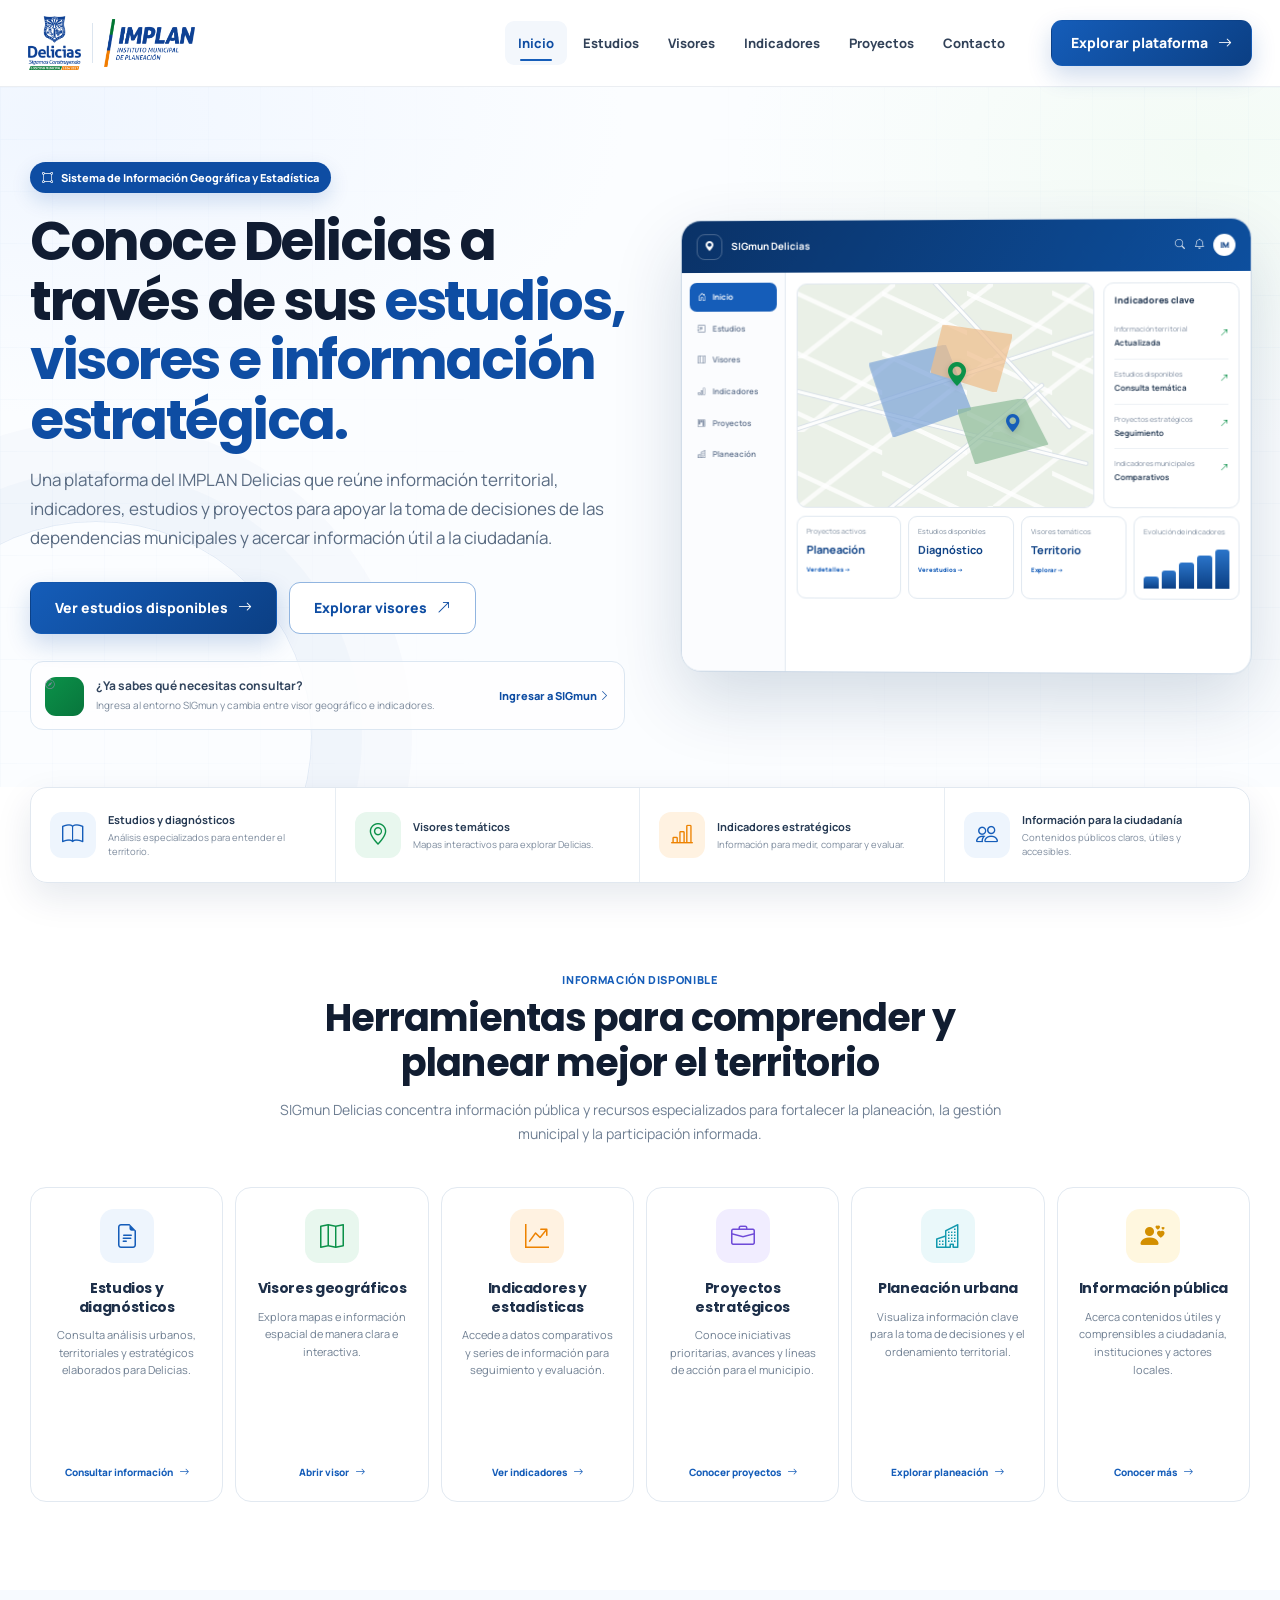
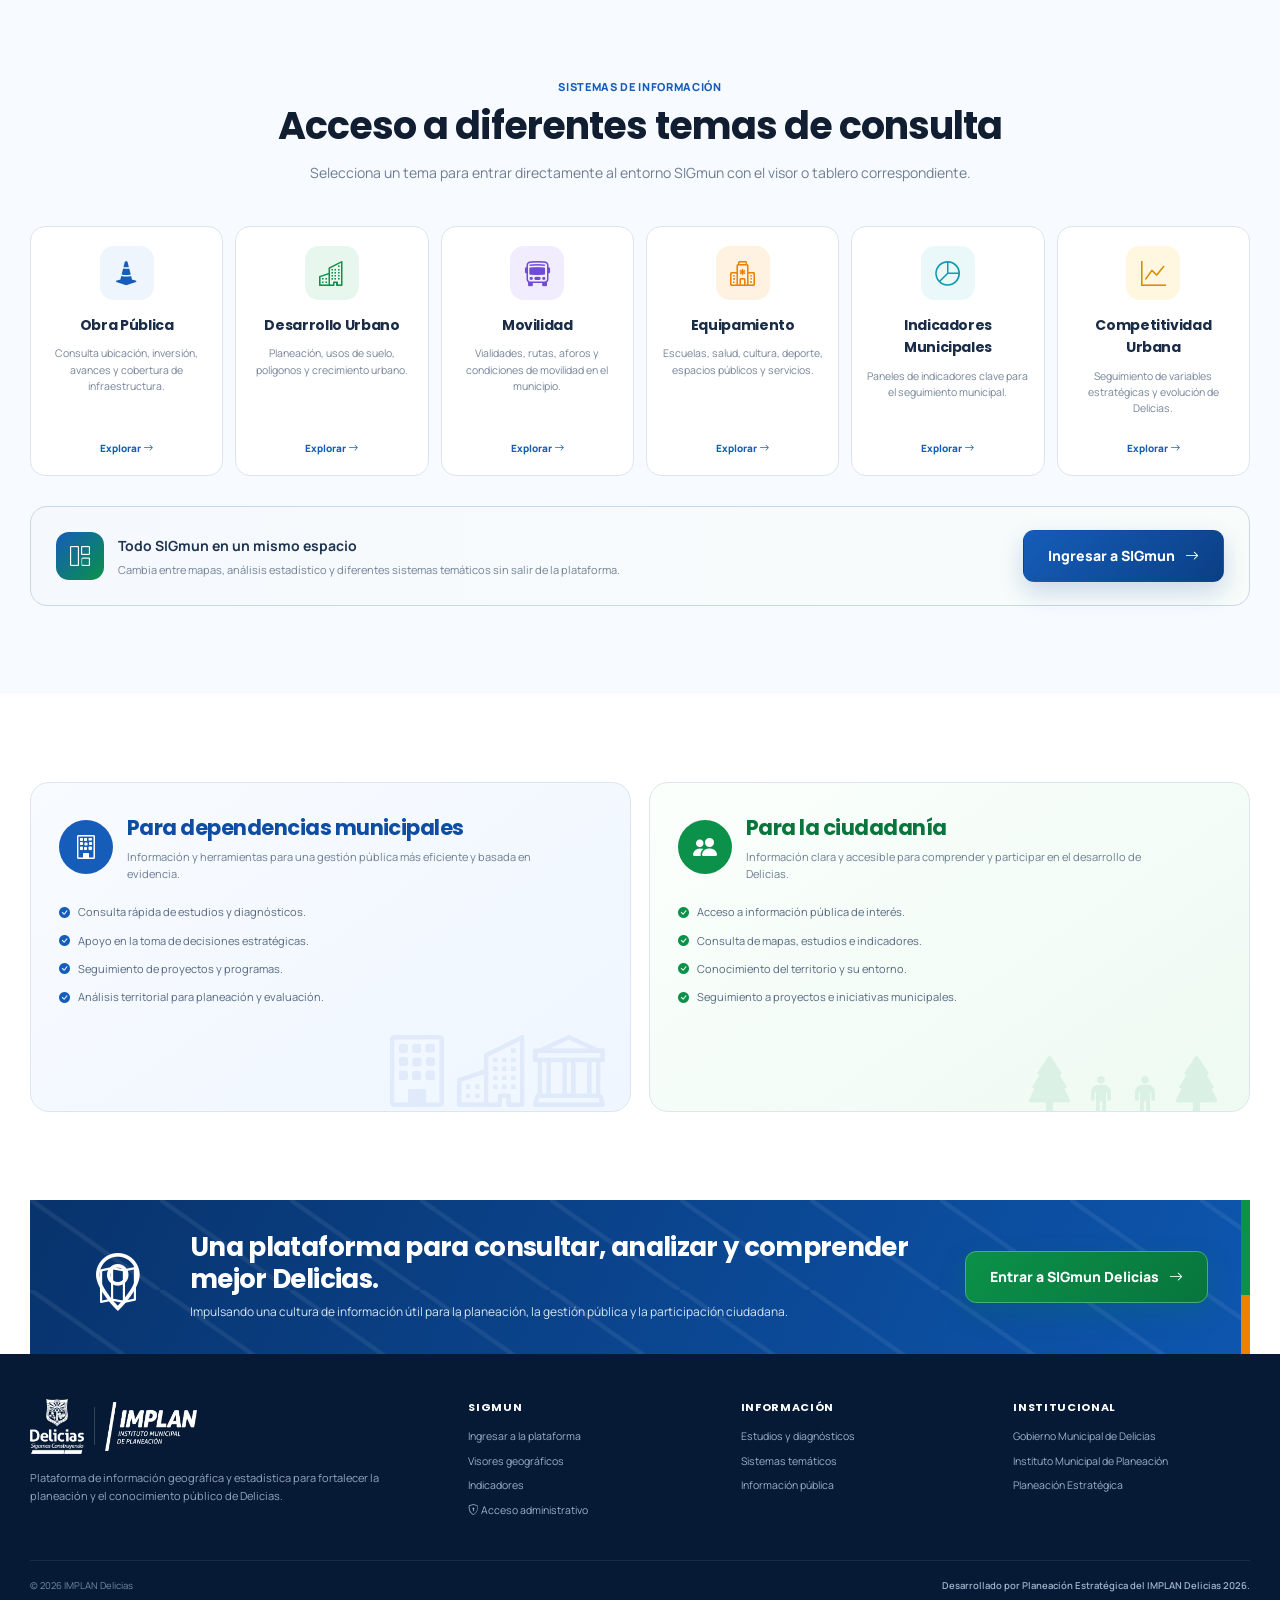
<file: index.html>
<!doctype html>
<html lang="es">
<head>
  <meta charset="utf-8">
  <meta name="viewport" content="width=device-width,initial-scale=1">
  <meta name="description" content="SIGmun Delicias reúne estudios, visores, indicadores e información estratégica para comprender, planear y dar seguimiento al desarrollo de Delicias.">
  <title>SIGmun Delicias | IMPLAN Delicias</title>
  <link rel="preconnect" href="https://fonts.googleapis.com">
  <link rel="preconnect" href="https://fonts.gstatic.com" crossorigin>
  <link href="https://fonts.googleapis.com/css2?family=Manrope:wght@400;500;600;700;800&family=Poppins:wght@600;700;800&display=swap" rel="stylesheet">
  <link rel="stylesheet" href="https://cdn.jsdelivr.net/npm/bootstrap-icons@1.11.3/font/bootstrap-icons.min.css">
  <link rel="stylesheet" href="assets/css/landing-2026.css?v=20260904d">
</head>
<body>
  <nav class="nav" id="inicio">
    <div class="nav-inner">
      <a class="institutional-brand" href="#inicio" aria-label="Gobierno Municipal de Delicias e IMPLAN">
        <img src="assets/img/delicias.png" alt="Gobierno Municipal de Delicias">
        <span class="brand-divider"></span>
        <img src="assets/img/implan.png" alt="IMPLAN Delicias">
      </a>
      <button class="mobile-nav-btn" id="mobileNavBtn" type="button" aria-label="Abrir navegación" aria-expanded="false"><i class="bi bi-list"></i></button>
      <div class="nav-links" id="mainNav">
        <a class="active" href="#inicio">Inicio</a>
        <a href="#estudios">Estudios</a>
        <a href="#visores">Visores</a>
        <a href="#indicadores">Indicadores</a>
        <a href="#proyectos">Proyectos</a>
        <a href="#contacto">Contacto</a>
      </div>
      <a class="btn btn-primary nav-cta" href="sigmun.html"><span>Explorar plataforma</span><i class="bi bi-arrow-right"></i></a>
    </div>
  </nav>

  <header class="hero">
    <div class="hero-grid-pattern"></div>
    <div class="container hero-grid">
      <div class="hero-copy reveal in">
        <div class="badge"><i class="bi bi-bounding-box-circles"></i> Sistema de Información Geográfica y Estadística</div>
        <h1>Conoce Delicias a través de sus <span>estudios, visores e información estratégica.</span></h1>
        <p class="lead">Una plataforma del IMPLAN Delicias que reúne información territorial, indicadores, estudios y proyectos para apoyar la toma de decisiones de las dependencias municipales y acercar información útil a la ciudadanía.</p>
        <div class="hero-actions">
          <a class="btn btn-primary btn-lg" href="#estudios">Ver estudios disponibles <i class="bi bi-arrow-right"></i></a>
          <a class="btn btn-outline btn-lg" href="visor.html?project=visor-territorial">Explorar visores <i class="bi bi-arrow-up-right"></i></a>
        </div>
        <div class="hero-access">
          <span class="hero-access-icon"><i class="bi bi-compass"></i></span>
          <div><b>¿Ya sabes qué necesitas consultar?</b><span>Ingresa al entorno SIGmun y cambia entre visor geográfico e indicadores.</span></div>
          <a href="sigmun.html">Ingresar a SIGmun <i class="bi bi-chevron-right"></i></a>
        </div>
      </div>

      <div class="hero-dashboard reveal in" aria-label="Vista conceptual de SIGmun Delicias">
        <div class="mock-browser">
          <div class="mock-topbar">
            <div class="mock-logo"><span class="mock-shield"><i class="bi bi-geo-alt-fill"></i></span><b>SIGmun Delicias</b></div>
            <div class="mock-actions"><i class="bi bi-search"></i><i class="bi bi-bell"></i><span class="mock-avatar">IM</span></div>
          </div>
          <div class="mock-shell">
            <aside class="mock-sidebar">
              <div class="mock-side-item active"><i class="bi bi-house-door"></i><span>Inicio</span></div>
              <div class="mock-side-item"><i class="bi bi-journal-text"></i><span>Estudios</span></div>
              <div class="mock-side-item"><i class="bi bi-map"></i><span>Visores</span></div>
              <div class="mock-side-item"><i class="bi bi-bar-chart"></i><span>Indicadores</span></div>
              <div class="mock-side-item"><i class="bi bi-kanban"></i><span>Proyectos</span></div>
              <div class="mock-side-item"><i class="bi bi-buildings"></i><span>Planeación</span></div>
            </aside>
            <div class="mock-content">
              <div class="mock-main-grid">
                <div class="mock-map">
                  <div class="map-road road-a"></div><div class="map-road road-b"></div><div class="map-road road-c"></div><div class="map-road road-d"></div>
                  <div class="map-zone zone-a"></div><div class="map-zone zone-b"></div><div class="map-zone zone-c"></div>
                  <span class="map-pin pin-a"><i class="bi bi-geo-alt-fill"></i></span><span class="map-pin pin-b"><i class="bi bi-geo-alt-fill"></i></span>
                </div>
                <div class="mock-indicators">
                  <div class="mock-panel-title">Indicadores clave</div>
                  <div class="metric"><span>Información territorial</span><b>Actualizada</b><em><i class="bi bi-arrow-up-right"></i></em></div>
                  <div class="metric"><span>Estudios disponibles</span><b>Consulta temática</b><em><i class="bi bi-arrow-up-right"></i></em></div>
                  <div class="metric"><span>Proyectos estratégicos</span><b>Seguimiento</b><em><i class="bi bi-arrow-up-right"></i></em></div>
                  <div class="metric"><span>Indicadores municipales</span><b>Comparativos</b><em><i class="bi bi-arrow-up-right"></i></em></div>
                </div>
              </div>
              <div class="mock-cards">
                <div><span>Proyectos activos</span><b>Planeación</b><a>Ver detalles →</a></div>
                <div><span>Estudios disponibles</span><b>Diagnóstico</b><a>Ver estudios →</a></div>
                <div><span>Visores temáticos</span><b>Territorio</b><a>Explorar →</a></div>
                <div class="mock-chart-card"><span>Evolución de indicadores</span><div class="spark"><i style="height:28%"></i><i style="height:42%"></i><i style="height:60%"></i><i style="height:75%"></i><i style="height:88%"></i></div></div>
              </div>
            </div>
          </div>
        </div>
      </div>
    </div>
  </header>

  <section class="trust-strip">
    <div class="container trust-grid">
      <article><span class="trust-icon blue"><i class="bi bi-book"></i></span><div><b>Estudios y diagnósticos</b><p>Análisis especializados para entender el territorio.</p></div></article>
      <article><span class="trust-icon green"><i class="bi bi-geo-alt"></i></span><div><b>Visores temáticos</b><p>Mapas interactivos para explorar Delicias.</p></div></article>
      <article><span class="trust-icon orange"><i class="bi bi-bar-chart-line"></i></span><div><b>Indicadores estratégicos</b><p>Información para medir, comparar y evaluar.</p></div></article>
      <article><span class="trust-icon blue"><i class="bi bi-people"></i></span><div><b>Información para la ciudadanía</b><p>Contenidos públicos claros, útiles y accesibles.</p></div></article>
    </div>
  </section>

  <main>
    <section class="section" id="estudios">
      <div class="container">
        <div class="section-head centered">
          <span class="eyebrow">Información disponible</span>
          <h2>Herramientas para comprender y planear mejor el territorio</h2>
          <p>SIGmun Delicias concentra información pública y recursos especializados para fortalecer la planeación, la gestión municipal y la participación informada.</p>
        </div>
        <div class="information-grid">
          <article class="info-card"><span class="info-icon blue"><i class="bi bi-file-earmark-text"></i></span><h3>Estudios y diagnósticos</h3><p>Consulta análisis urbanos, territoriales y estratégicos elaborados para Delicias.</p><a href="#proyectos">Consultar información <i class="bi bi-arrow-right"></i></a></article>
          <article class="info-card"><span class="info-icon green"><i class="bi bi-map"></i></span><h3>Visores geográficos</h3><p>Explora mapas e información espacial de manera clara e interactiva.</p><a href="visor.html?project=visor-territorial">Abrir visor <i class="bi bi-arrow-right"></i></a></article>
          <article class="info-card" id="indicadores"><span class="info-icon orange"><i class="bi bi-graph-up-arrow"></i></span><h3>Indicadores y estadísticas</h3><p>Accede a datos comparativos y series de información para seguimiento y evaluación.</p><a href="dashboard.html?project=indicadores-municipales">Ver indicadores <i class="bi bi-arrow-right"></i></a></article>
          <article class="info-card"><span class="info-icon purple"><i class="bi bi-briefcase"></i></span><h3>Proyectos estratégicos</h3><p>Conoce iniciativas prioritarias, avances y líneas de acción para el municipio.</p><a href="#proyectos">Conocer proyectos <i class="bi bi-arrow-right"></i></a></article>
          <article class="info-card"><span class="info-icon cyan"><i class="bi bi-buildings"></i></span><h3>Planeación urbana</h3><p>Visualiza información clave para la toma de decisiones y el ordenamiento territorial.</p><a href="visor.html?project=desarrollo-urbano">Explorar planeación <i class="bi bi-arrow-right"></i></a></article>
          <article class="info-card"><span class="info-icon amber"><i class="bi bi-person-hearts"></i></span><h3>Información pública</h3><p>Acerca contenidos útiles y comprensibles a ciudadanía, instituciones y actores locales.</p><a href="#ciudadania">Conocer más <i class="bi bi-arrow-right"></i></a></article>
        </div>
      </div>
    </section>

    <section class="section section-soft" id="visores">
      <div class="container" id="proyectos">
        <div class="section-head centered">
          <span class="eyebrow">Sistemas de información</span>
          <h2>Acceso a diferentes temas de consulta</h2>
          <p>Selecciona un tema para entrar directamente al entorno SIGmun con el visor o tablero correspondiente.</p>
        </div>
        <div class="systems-grid">
          <a class="system-card" href="visor.html?project=obra-publica"><span class="system-icon blue"><i class="bi bi-cone-striped"></i></span><h3>Obra Pública</h3><p>Consulta ubicación, inversión, avances y cobertura de infraestructura.</p><span class="system-link">Explorar <i class="bi bi-arrow-right"></i></span></a>
          <a class="system-card" href="visor.html?project=desarrollo-urbano"><span class="system-icon green"><i class="bi bi-buildings"></i></span><h3>Desarrollo Urbano</h3><p>Planeación, usos de suelo, polígonos y crecimiento urbano.</p><span class="system-link">Explorar <i class="bi bi-arrow-right"></i></span></a>
          <a class="system-card" href="visor.html?project=movilidad-vial"><span class="system-icon purple"><i class="bi bi-bus-front"></i></span><h3>Movilidad</h3><p>Vialidades, rutas, aforos y condiciones de movilidad en el municipio.</p><span class="system-link">Explorar <i class="bi bi-arrow-right"></i></span></a>
          <a class="system-card" href="visor.html?project=equipamiento"><span class="system-icon orange"><i class="bi bi-hospital"></i></span><h3>Equipamiento</h3><p>Escuelas, salud, cultura, deporte, espacios públicos y servicios.</p><span class="system-link">Explorar <i class="bi bi-arrow-right"></i></span></a>
          <a class="system-card" href="dashboard.html?project=indicadores-municipales"><span class="system-icon cyan"><i class="bi bi-pie-chart"></i></span><h3>Indicadores Municipales</h3><p>Paneles de indicadores clave para el seguimiento municipal.</p><span class="system-link">Explorar <i class="bi bi-arrow-right"></i></span></a>
          <a class="system-card" href="dashboard.html?project=competitividad"><span class="system-icon amber"><i class="bi bi-graph-up"></i></span><h3>Competitividad Urbana</h3><p>Seguimiento de variables estratégicas y evolución de Delicias.</p><span class="system-link">Explorar <i class="bi bi-arrow-right"></i></span></a>
        </div>
        <div class="platform-entry">
          <div class="entry-copy"><span class="entry-icon"><i class="bi bi-grid-1x2"></i></span><div><b>Todo SIGmun en un mismo espacio</b><p>Cambia entre mapas, análisis estadístico y diferentes sistemas temáticos sin salir de la plataforma.</p></div></div>
          <a class="btn btn-primary btn-lg" href="sigmun.html">Ingresar a SIGmun <i class="bi bi-arrow-right"></i></a>
        </div>
      </div>
    </section>

    <section class="section audience-section" id="ciudadania">
      <div class="container">
        <div class="audience-grid">
          <article class="audience-card municipal">
            <div class="audience-head"><span><i class="bi bi-building"></i></span><div><h2>Para dependencias municipales</h2><p>Información y herramientas para una gestión pública más eficiente y basada en evidencia.</p></div></div>
            <ul><li><i class="bi bi-check-circle-fill"></i> Consulta rápida de estudios y diagnósticos.</li><li><i class="bi bi-check-circle-fill"></i> Apoyo en la toma de decisiones estratégicas.</li><li><i class="bi bi-check-circle-fill"></i> Seguimiento de proyectos y programas.</li><li><i class="bi bi-check-circle-fill"></i> Análisis territorial para planeación y evaluación.</li></ul>
            <div class="city-silhouette"><i class="bi bi-building"></i><i class="bi bi-buildings"></i><i class="bi bi-bank"></i></div>
          </article>
          <article class="audience-card citizen">
            <div class="audience-head"><span><i class="bi bi-people-fill"></i></span><div><h2>Para la ciudadanía</h2><p>Información clara y accesible para comprender y participar en el desarrollo de Delicias.</p></div></div>
            <ul><li><i class="bi bi-check-circle-fill"></i> Acceso a información pública de interés.</li><li><i class="bi bi-check-circle-fill"></i> Consulta de mapas, estudios e indicadores.</li><li><i class="bi bi-check-circle-fill"></i> Conocimiento del territorio y su entorno.</li><li><i class="bi bi-check-circle-fill"></i> Seguimiento a proyectos e iniciativas municipales.</li></ul>
            <div class="citizen-silhouette"><i class="bi bi-tree-fill"></i><i class="bi bi-person-standing"></i><i class="bi bi-person-standing"></i><i class="bi bi-tree-fill"></i></div>
          </article>
        </div>
      </div>
    </section>

    <section class="cta-section">
      <div class="container">
        <div class="cta-band">
          <div class="cta-art"><i class="bi bi-geo-alt"></i><i class="bi bi-map"></i></div>
          <div class="cta-copy"><h2>Una plataforma para consultar, analizar y comprender mejor Delicias.</h2><p>Impulsando una cultura de información útil para la planeación, la gestión pública y la participación ciudadana.</p></div>
          <a class="btn btn-green btn-lg" href="sigmun.html">Entrar a SIGmun Delicias <i class="bi bi-arrow-right"></i></a>
          <span class="cta-accent green"></span><span class="cta-accent orange"></span>
        </div>
      </div>
    </section>
  </main>

  <footer class="footer" id="contacto">
    <div class="container">
      <div class="footer-grid">
        <div class="footer-brand-block">
          <div class="footer-logos"><img src="assets/img/delicias.png" alt="Gobierno Municipal de Delicias"><span></span><img src="assets/img/implan.png" alt="IMPLAN Delicias"></div>
          <p>Plataforma de información geográfica y estadística para fortalecer la planeación y el conocimiento público de Delicias.</p>
        </div>
        <div class="footer-col"><h4>SIGmun</h4><a href="sigmun.html">Ingresar a la plataforma</a><a href="visor.html?project=visor-territorial">Visores geográficos</a><a href="dashboard.html?project=indicadores-municipales">Indicadores</a><a href="admin.html"><i class="bi bi-shield-lock"></i> Acceso administrativo</a></div>
        <div class="footer-col"><h4>Información</h4><a href="#estudios">Estudios y diagnósticos</a><a href="#proyectos">Sistemas temáticos</a><a href="#ciudadania">Información pública</a></div>
        <div class="footer-col"><h4>Institucional</h4><span>Gobierno Municipal de Delicias</span><span>Instituto Municipal de Planeación</span><span>Planeación Estratégica</span></div>
      </div>
      <div class="footer-bottom"><span>© 2026 IMPLAN Delicias</span><strong>Desarrollado por Planeación Estratégica del IMPLAN Delicias 2026.</strong></div>
    </div>
  </footer>

  <script>
  (()=>{
    const btn=document.getElementById('mobileNavBtn');
    const nav=document.getElementById('mainNav');
    btn?.addEventListener('click',()=>{
      const open=nav.classList.toggle('open');
      btn.setAttribute('aria-expanded',String(open));
      btn.innerHTML=open?'<i class="bi bi-x-lg"></i>':'<i class="bi bi-list"></i>';
    });
    nav?.querySelectorAll('a').forEach(a=>a.addEventListener('click',()=>{
      nav.classList.remove('open');btn?.setAttribute('aria-expanded','false');if(btn)btn.innerHTML='<i class="bi bi-list"></i>';
    }));
    const reveal=()=>document.querySelectorAll('.reveal').forEach(el=>el.classList.add('in'));
    reveal();
  })();
  </script>
</body>
</html>
</file>
<file: assets/css/landing-2026.css>
:root{
  --blue-950:#061a36;--blue-900:#082b5a;--blue-800:#0b3f84;--blue-700:#0e4da3;--blue-600:#155db9;
  --green-700:#08753c;--green-600:#0b9149;--green-100:#e8f7ee;
  --orange-700:#cf6f00;--orange-600:#ed8200;--orange-100:#fff2e1;
  --purple-600:#6f4bd8;--cyan-600:#1399ae;--amber-600:#eba900;
  --ink-950:#101b2f;--ink-800:#26364d;--ink-700:#415169;--ink-500:#66768c;--ink-400:#8d9aab;
  --slate-50:#f7f9fc;--slate-100:#f1f5f9;--slate-200:#e1e8f0;--white:#fff;
  --shadow-sm:0 4px 16px rgba(8,43,90,.06);--shadow-md:0 14px 36px rgba(8,43,90,.10);--shadow-lg:0 28px 70px rgba(8,43,90,.16);
}
*{box-sizing:border-box}html{scroll-behavior:smooth}body{margin:0;font-family:'Manrope',system-ui,sans-serif;color:var(--ink-800);background:#fff;line-height:1.58;-webkit-font-smoothing:antialiased}h1,h2,h3,h4{font-family:'Poppins',sans-serif;letter-spacing:-.025em}a{text-decoration:none;color:inherit}img{display:block;max-width:100%}.container{width:min(1220px,calc(100% - 42px));margin:auto}.section{padding:88px 0}.section-soft{background:#f7faff}.btn{display:inline-flex;align-items:center;justify-content:center;gap:10px;min-height:46px;padding:0 19px;border-radius:11px;border:1px solid transparent;font-weight:800;font-size:14px;transition:.18s ease}.btn:hover{transform:translateY(-2px)}.btn-lg{min-height:52px;padding:0 24px}.btn-primary{background:linear-gradient(135deg,var(--blue-600),var(--blue-800));color:white;box-shadow:0 10px 24px rgba(14,77,163,.2)}.btn-primary:hover{box-shadow:0 15px 32px rgba(14,77,163,.28)}.btn-outline{background:#fff;color:var(--blue-700);border-color:#91b5e0}.btn-outline:hover{background:#f2f7fd}.btn-green{color:#fff;background:linear-gradient(135deg,#0b9149,#08753c);border-color:#46ad74;box-shadow:0 10px 26px rgba(9,122,62,.22)}
.nav{position:sticky;top:0;z-index:1000;background:rgba(255,255,255,.95);border-bottom:1px solid rgba(8,43,90,.08);backdrop-filter:blur(14px)}.nav-inner{height:86px;max-width:1320px;margin:auto;padding:0 28px;display:flex;align-items:center;gap:28px}.institutional-brand{display:flex;align-items:center;gap:11px;flex-shrink:0}.institutional-brand img:first-child{height:54px;width:auto}.institutional-brand img:last-child{height:48px;width:auto}.brand-divider{width:1px;height:40px;background:#dce5ef}.nav-links{margin-left:auto;display:flex;align-items:center;gap:3px}.nav-links a{position:relative;padding:12px 13px;border-radius:9px;color:#314158;font-size:13px;font-weight:750}.nav-links a:hover,.nav-links a.active{color:var(--blue-700);background:#f3f7fc}.nav-links a.active:after{content:"";position:absolute;left:15px;right:15px;bottom:4px;height:2px;border-radius:2px;background:var(--blue-600)}.nav-cta{margin-left:5px}.mobile-nav-btn{display:none;width:42px;height:42px;border:1px solid var(--slate-200);border-radius:10px;background:white;color:var(--blue-800);font-size:19px}
.hero{position:relative;overflow:hidden;background:radial-gradient(800px 420px at 5% 5%,#f0f6ff,transparent 70%),radial-gradient(650px 400px at 94% 10%,#f3fbf5,transparent 72%),#fbfdff;padding:75px 0 58px}.hero-grid-pattern{position:absolute;inset:0;opacity:.28;background-image:linear-gradient(rgba(21,93,185,.07) 1px,transparent 1px),linear-gradient(90deg,rgba(21,93,185,.07) 1px,transparent 1px);background-size:52px 52px;mask-image:linear-gradient(90deg,black,transparent 45%,black)}.hero:after{content:"";position:absolute;left:-120px;bottom:-165px;width:430px;height:430px;border:1px solid rgba(14,77,163,.10);border-radius:50%;box-shadow:0 0 0 50px rgba(14,77,163,.025),0 0 0 100px rgba(14,77,163,.018)}.hero-grid{position:relative;z-index:2;display:grid;grid-template-columns:1.02fr .98fr;gap:54px;align-items:center}.badge{display:inline-flex;align-items:center;gap:8px;padding:7px 12px;border-radius:999px;color:#fff;background:var(--blue-700);font-size:11px;font-weight:800;box-shadow:0 8px 20px rgba(14,77,163,.16)}.hero h1{max-width:690px;margin:18px 0 17px;color:#101c32;font-size:clamp(40px,4.3vw,61px);line-height:1.08;letter-spacing:-.045em}.hero h1 span{color:var(--blue-700)}.lead{max-width:660px;margin:0;color:#596b82;font-size:17px;line-height:1.7}.hero-actions{display:flex;gap:12px;flex-wrap:wrap;margin-top:29px}.hero-access{display:grid;grid-template-columns:auto 1fr auto;align-items:center;gap:12px;margin-top:27px;padding:13px 14px;border:1px solid #dce7f2;background:rgba(255,255,255,.78);border-radius:13px;max-width:690px}.hero-access-icon{width:39px;height:39px;display:grid;place-items:center;border-radius:11px;color:#fff;background:linear-gradient(135deg,var(--green-600),var(--green-700))}.hero-access b{display:block;color:#31445d;font-size:12px}.hero-access span{display:block;margin-top:2px;color:#7b899b;font-size:10px}.hero-access a{color:var(--blue-700);font-size:11px;font-weight:800;white-space:nowrap}
.hero-dashboard{position:relative}.mock-browser{border:1px solid #cbd8e6;background:#fff;border-radius:20px;box-shadow:var(--shadow-lg);overflow:hidden;transform:perspective(1200px) rotateY(-1.5deg)}.mock-topbar{height:52px;background:linear-gradient(120deg,#0a3267,#0d4f9e);color:#fff;display:flex;align-items:center;justify-content:space-between;padding:0 15px}.mock-logo,.mock-actions{display:flex;align-items:center;gap:9px;font-size:10px}.mock-shield{width:26px;height:26px;display:grid;place-items:center;border:1px solid rgba(255,255,255,.25);border-radius:8px}.mock-actions i{opacity:.85}.mock-avatar{width:22px;height:22px;display:grid;place-items:center;border-radius:50%;background:#fff;color:var(--blue-800);font-size:8px;font-weight:900}.mock-shell{display:grid;grid-template-columns:105px 1fr;min-height:400px}.mock-sidebar{padding:10px 8px;border-right:1px solid #e2e9f1;background:#fbfcfe}.mock-side-item{display:flex;align-items:center;gap:7px;padding:8px 8px;margin-bottom:3px;border-radius:7px;color:#708099;font-size:8px;font-weight:700}.mock-side-item.active{color:white;background:var(--blue-600)}.mock-content{padding:11px}.mock-main-grid{display:grid;grid-template-columns:1.65fr .75fr;gap:9px}.mock-map{position:relative;height:225px;border:1px solid #e0e7ef;border-radius:10px;overflow:hidden;background:#eaf0e7;background-image:linear-gradient(25deg,transparent 48%,rgba(255,255,255,.8) 49%,rgba(255,255,255,.8) 53%,transparent 54%),linear-gradient(-38deg,transparent 47%,rgba(255,255,255,.75) 48%,rgba(255,255,255,.75) 51%,transparent 52%);background-size:85px 60px,98px 74px}.map-road{position:absolute;height:5px;background:#fff;border:1px solid #d7dfe7;border-radius:8px;opacity:.9}.road-a{width:130%;left:-15%;top:42%;transform:rotate(-18deg)}.road-b{width:110%;left:-10%;top:62%;transform:rotate(14deg)}.road-c{width:90%;left:17%;top:20%;transform:rotate(47deg)}.road-d{width:80%;left:12%;top:77%;transform:rotate(-39deg)}.map-zone{position:absolute;border:1px solid rgba(255,255,255,.8);opacity:.72}.zone-a{left:24%;top:27%;width:35%;height:42%;background:#7fa6d8;clip-path:polygon(0 20%,75% 0,100% 70%,24% 100%)}.zone-b{left:45%;top:18%;width:28%;height:31%;background:#efbe8c;clip-path:polygon(15% 0,100% 15%,80% 100%,0 70%)}.zone-c{left:54%;top:51%;width:31%;height:30%;background:#91bd9b;clip-path:polygon(0 18%,74% 0,100% 70%,20% 100%)}.map-pin{position:absolute;font-size:24px;filter:drop-shadow(0 2px 3px rgba(0,0,0,.15))}.pin-a{left:50%;top:32%;color:var(--green-600)}.pin-b{left:70%;top:56%;color:var(--blue-600);font-size:18px}.mock-indicators{padding:10px;border:1px solid #e1e8ef;border-radius:10px;background:#fff}.mock-panel-title{font-size:9px;font-weight:900;color:#293d57;margin-bottom:7px}.metric{position:relative;padding:9px 0;border-bottom:1px solid #edf1f5}.metric:last-child{border:0}.metric span{display:block;color:#7d8b9f;font-size:7px}.metric b{display:block;margin-top:2px;color:#33475f;font-size:8px}.metric em{position:absolute;right:0;top:12px;color:var(--green-600);font-size:8px}.mock-cards{display:grid;grid-template-columns:repeat(4,1fr);gap:7px;margin-top:8px}.mock-cards>div{min-height:83px;padding:9px;border:1px solid #e0e8f0;border-radius:9px;background:#fff}.mock-cards span{display:block;color:#7e8d9f;font-size:7px}.mock-cards b{display:block;margin-top:4px;color:var(--blue-800);font-size:11px}.mock-cards a{display:block;margin-top:8px;color:var(--blue-600);font-size:6px;font-weight:900}.spark{height:44px;display:flex;align-items:end;gap:3px;margin-top:7px}.spark i{flex:1;border-radius:3px 3px 0 0;background:linear-gradient(#2a74c9,#0b3f84)}
.trust-strip{position:relative;z-index:4;margin-top:-1px;background:#fff}.trust-grid{display:grid;grid-template-columns:repeat(4,1fr);border:1px solid #e1e8f0;border-radius:17px;box-shadow:var(--shadow-md);overflow:hidden;transform:translateY(0)}.trust-grid article{display:flex;align-items:center;gap:12px;padding:23px 19px;border-right:1px solid #e7edf3}.trust-grid article:last-child{border-right:0}.trust-icon{width:46px;height:46px;display:grid;place-items:center;border-radius:12px;font-size:22px;flex:0 0 auto}.blue{color:var(--blue-600);background:#eef5fd}.green{color:var(--green-600);background:var(--green-100)}.orange{color:var(--orange-600);background:var(--orange-100)}.purple{color:var(--purple-600);background:#f1edff}.cyan{color:var(--cyan-600);background:#eaf8fa}.amber{color:#d38f00;background:#fff7df}.trust-grid b{display:block;color:#263a53;font-size:11px}.trust-grid p{margin:3px 0 0;color:#7d8b9d;font-size:9.5px;line-height:1.45}
.section-head.centered{max-width:780px;margin:0 auto 42px;text-align:center}.eyebrow{display:block;color:var(--blue-600);font-size:11px;font-weight:900;letter-spacing:.06em;text-transform:uppercase}.section-head h2{margin:8px 0 12px;color:#111d31;font-size:clamp(27px,3vw,38px);line-height:1.18}.section-head p{margin:0;color:#6e7e92;font-size:14px;line-height:1.7}.information-grid{display:grid;grid-template-columns:repeat(6,1fr);gap:12px}.info-card{min-height:315px;padding:21px 17px;border:1px solid #e2e9f1;border-radius:16px;background:#fff;text-align:center;display:flex;flex-direction:column;transition:.18s ease}.info-card:hover{transform:translateY(-4px);box-shadow:var(--shadow-md);border-color:#c9d8e8}.info-icon{width:54px;height:54px;display:grid;place-items:center;margin:0 auto 16px;border-radius:14px;font-size:24px}.info-card h3{margin:0;color:#1d2f49;font-size:14px;line-height:1.3}.info-card p{margin:10px 0;color:#6f7f92;font-size:11px;line-height:1.62}.info-card a{display:inline-flex;justify-content:center;gap:6px;margin-top:auto;color:var(--blue-600);font-size:10px;font-weight:900}
.systems-grid{display:grid;grid-template-columns:repeat(6,1fr);gap:12px}.system-card{min-height:250px;padding:19px 15px;border:1px solid #dce5ee;border-radius:15px;background:#fff;text-align:center;display:flex;flex-direction:column;transition:.18s ease}.system-card:hover{transform:translateY(-4px);box-shadow:var(--shadow-md);border-color:#a8c1dd}.system-icon{width:54px;height:54px;display:grid;place-items:center;margin:0 auto 14px;border-radius:14px;font-size:25px}.system-card h3{margin:0;color:#1b2d46;font-size:14px}.system-card p{margin:9px 0 16px;color:#748397;font-size:10.5px;line-height:1.55}.system-link{margin-top:auto;color:var(--blue-600);font-size:10px;font-weight:900}.platform-entry{display:flex;align-items:center;justify-content:space-between;gap:24px;margin-top:30px;padding:23px 25px;border:1px solid #c8d8e8;border-radius:17px;background:linear-gradient(90deg,#f5f9fe,#f8fcfa)}.entry-copy{display:flex;align-items:center;gap:14px}.entry-icon{width:48px;height:48px;display:grid;place-items:center;border-radius:13px;color:#fff;background:linear-gradient(135deg,var(--blue-600),var(--green-600));font-size:20px}.entry-copy b{display:block;color:#203550;font-size:14px}.entry-copy p{margin:4px 0 0;color:#718195;font-size:11px}
.audience-section{background:#fff}.audience-grid{display:grid;grid-template-columns:1fr 1fr;gap:18px}.audience-card{position:relative;overflow:hidden;min-height:330px;padding:28px;border:1px solid #dce6ef;border-radius:19px}.audience-card.municipal{background:linear-gradient(145deg,#f8fbff,#eff6ff)}.audience-card.citizen{background:linear-gradient(145deg,#fbfffc,#eefaf2)}.audience-head{display:flex;align-items:center;gap:14px}.audience-head>span{width:54px;height:54px;display:grid;place-items:center;border-radius:50%;font-size:24px;color:#fff;background:var(--blue-600)}.citizen .audience-head>span{background:var(--green-600)}.audience-head h2{margin:0;color:var(--blue-700);font-size:21px}.citizen .audience-head h2{color:var(--green-700)}.audience-head p{margin:3px 0 0;color:#6c7d90;font-size:11px;max-width:420px}.audience-card ul{position:relative;z-index:2;list-style:none;padding:0;margin:21px 0 0;display:grid;gap:11px}.audience-card li{display:flex;gap:8px;align-items:flex-start;color:#55687f;font-size:11px}.municipal li i{color:var(--blue-600)}.citizen li i{color:var(--green-600)}.city-silhouette,.citizen-silhouette{position:absolute;right:25px;bottom:-16px;display:flex;align-items:end;gap:4px;font-size:72px;color:rgba(21,93,185,.08)}.citizen-silhouette{color:rgba(11,145,73,.09);font-size:55px}.citizen-silhouette i:nth-child(2),.citizen-silhouette i:nth-child(3){font-size:40px}
.cta-section{padding:0 0 0;background:#fff}.cta-band{position:relative;overflow:hidden;display:grid;grid-template-columns:auto 1fr auto;align-items:center;gap:26px;padding:32px 42px;background:linear-gradient(115deg,#08336c,#0d56af);color:#fff}.cta-band:before{content:"";position:absolute;inset:0;background-image:linear-gradient(35deg,transparent 48%,rgba(255,255,255,.07) 49%,rgba(255,255,255,.07) 51%,transparent 52%);background-size:130px 90px}.cta-art{position:relative;z-index:1;width:92px;height:82px;display:grid;place-items:center;color:#fff}.cta-art i:first-child{font-size:58px}.cta-art i:last-child{position:absolute;bottom:4px;font-size:36px}.cta-copy{position:relative;z-index:1}.cta-copy h2{margin:0 0 7px;font-size:26px;line-height:1.22}.cta-copy p{margin:0;color:#d6e4f3;font-size:12px;max-width:650px}.cta-band .btn{position:relative;z-index:1}.cta-accent{position:absolute;right:0;width:9px}.cta-accent.green{top:0;height:62%;background:var(--green-600)}.cta-accent.orange{bottom:0;height:38%;background:var(--orange-600)}
.footer{background:#061a36;color:#c8d5e6;padding:45px 0 18px}.footer-grid{display:grid;grid-template-columns:1.7fr repeat(3,1fr);gap:36px;padding-bottom:34px}.footer-logos{display:flex;align-items:center;gap:10px}.footer-logos img:first-child{height:55px;width:auto;filter:brightness(0) invert(1)}.footer-logos img:last-child{height:49px;width:auto;filter:brightness(0) invert(1)}.footer-logos span{width:1px;height:38px;background:rgba(255,255,255,.18)}.footer-brand-block p{max-width:360px;margin:15px 0 0;color:#91a6c1;font-size:11px;line-height:1.7}.footer-col h4{margin:0 0 12px;color:#fff;font-size:11px;text-transform:uppercase;letter-spacing:.06em}.footer-col a,.footer-col span{display:block;margin:8px 0;color:#9eb0c7;font-size:10.5px}.footer-col a:hover{color:#fff}.footer-bottom{display:flex;justify-content:space-between;align-items:center;gap:20px;padding-top:17px;border-top:1px solid rgba(255,255,255,.08);color:#7189a5;font-size:9.5px}.footer-bottom strong{font-weight:600;color:#9fb2c8}
.reveal{opacity:0;transform:translateY(16px);transition:.55s ease}.reveal.in{opacity:1;transform:none}
@media(max-width:1120px){.information-grid,.systems-grid{grid-template-columns:repeat(3,1fr)}.hero-grid{grid-template-columns:1fr}.hero-copy{max-width:800px}.hero-dashboard{max-width:780px;margin:auto}.nav-links{gap:0}.nav-links a{padding:10px 9px}.nav-cta{display:none}}
@media(max-width:820px){.nav-inner{height:74px;padding:0 18px}.institutional-brand img:first-child{height:44px}.institutional-brand img:last-child{height:39px}.mobile-nav-btn{display:grid;place-items:center;margin-left:auto}.nav-links{position:absolute;left:14px;right:14px;top:69px;display:none;flex-direction:column;align-items:stretch;padding:10px;border:1px solid #dce5ee;border-radius:14px;background:#fff;box-shadow:var(--shadow-md)}.nav-links.open{display:flex}.nav-links a.active:after{display:none}.hero{padding-top:52px}.trust-grid{grid-template-columns:1fr 1fr}.trust-grid article:nth-child(2){border-right:0}.trust-grid article:nth-child(-n+2){border-bottom:1px solid #e7edf3}.audience-grid{grid-template-columns:1fr}.cta-band{grid-template-columns:1fr;text-align:center}.cta-art{margin:auto}.cta-band .btn{justify-self:center}.footer-grid{grid-template-columns:1.5fr 1fr 1fr}.footer-col:last-child{display:none}}
@media(max-width:620px){.container{width:min(100% - 26px,1220px)}.hero h1{font-size:40px}.lead{font-size:15px}.hero-actions .btn{width:100%}.hero-access{grid-template-columns:auto 1fr}.hero-access>a{grid-column:1/-1;text-align:center}.mock-shell{grid-template-columns:1fr}.mock-sidebar{display:none}.mock-main-grid{grid-template-columns:1fr}.mock-indicators{display:none}.mock-cards{grid-template-columns:1fr 1fr}.trust-grid,.information-grid,.systems-grid{grid-template-columns:1fr}.trust-grid article{border-right:0;border-bottom:1px solid #e7edf3}.trust-grid article:last-child{border-bottom:0}.platform-entry{align-items:flex-start;flex-direction:column}.platform-entry .btn{width:100%}.footer-grid{grid-template-columns:1fr 1fr}.footer-brand-block{grid-column:1/-1}.footer-bottom{display:block;text-align:center}.footer-bottom strong{display:block;margin-top:7px}.city-silhouette,.citizen-silhouette{opacity:.5}}
</file>
